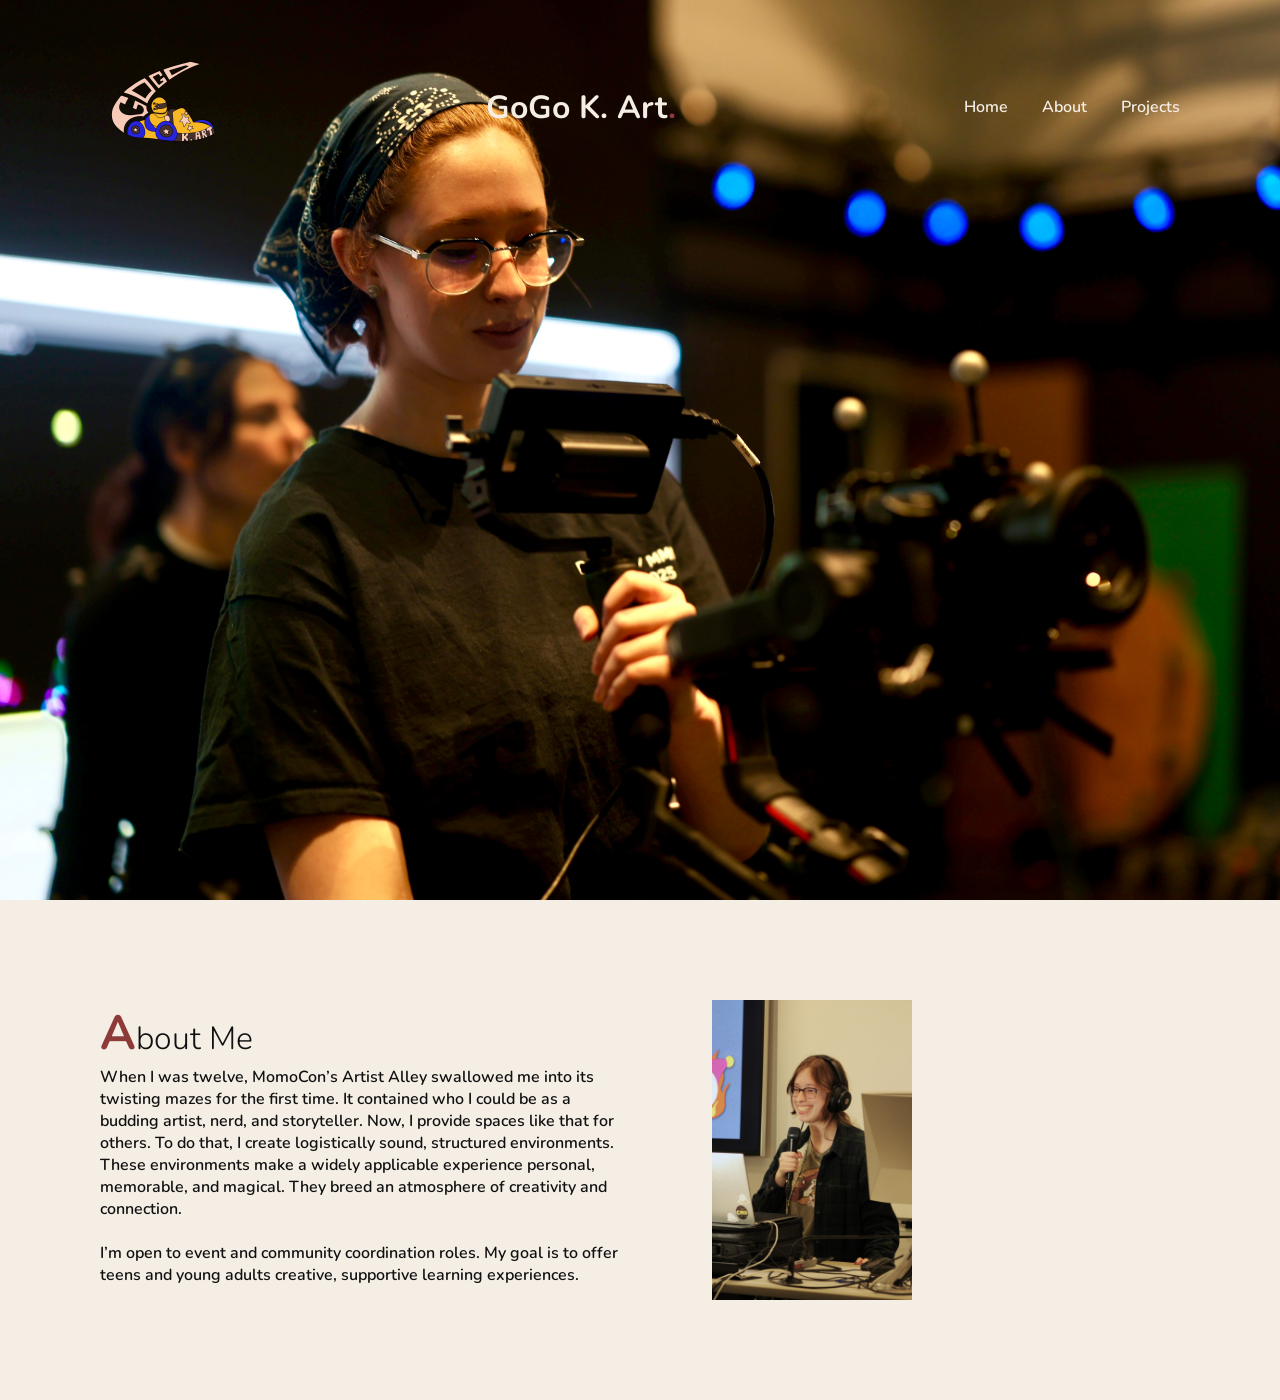
<file: AboutMe.html>
<!DOCTYPE html>
<html lang="en">
<head>
    <meta charset="UTF-8">
    <meta name="viewport" content="width=device-width, initial-scale=1.0">
    <title>About Me</title>
    <link rel="stylesheet" href="style.css">
</head>
<body>
    
    <header>
        <div class="imgBx">
            <img src="PersonalLogo.png" width="128" height="128">
        </div>
        <a href="#" class="logo">GoGo K. Art<span>.</span></a>
        <ul class="navigation">
            <li><a href="index.html">Home</a></li>
            <li><a href="AboutMe.html">About</a></li>
            <li><a href="Projects.html">Projects</a></li>
        </ul>
    </header>

    <section class="banner" id="banner">
    </section>
    
    <section class="about" id="about">
        <div class="row">
            <div class="col50">
                <h2 class="titleText"><span>A</span>bout Me</h2>
                <p>When I was twelve, MomoCon’s Artist Alley swallowed me into its twisting mazes for the first time. It contained who I could be as a budding artist, nerd, and storyteller. Now, I provide spaces like that for others. To do that, I create logistically sound, structured environments. These environments make a widely applicable experience personal, memorable, and magical. They breed an atmosphere of creativity and connection.<br><br>I’m open to event and community coordination roles. My goal is to offer teens and young adults creative, supportive learning experiences.</p>
            </div>
            <div class="col50">
                <div class="imgBx">
                    <img src="AboutMe.jpg">
                </div>
            </div>
        </div>
    </section>

</body>
</html>
</file>
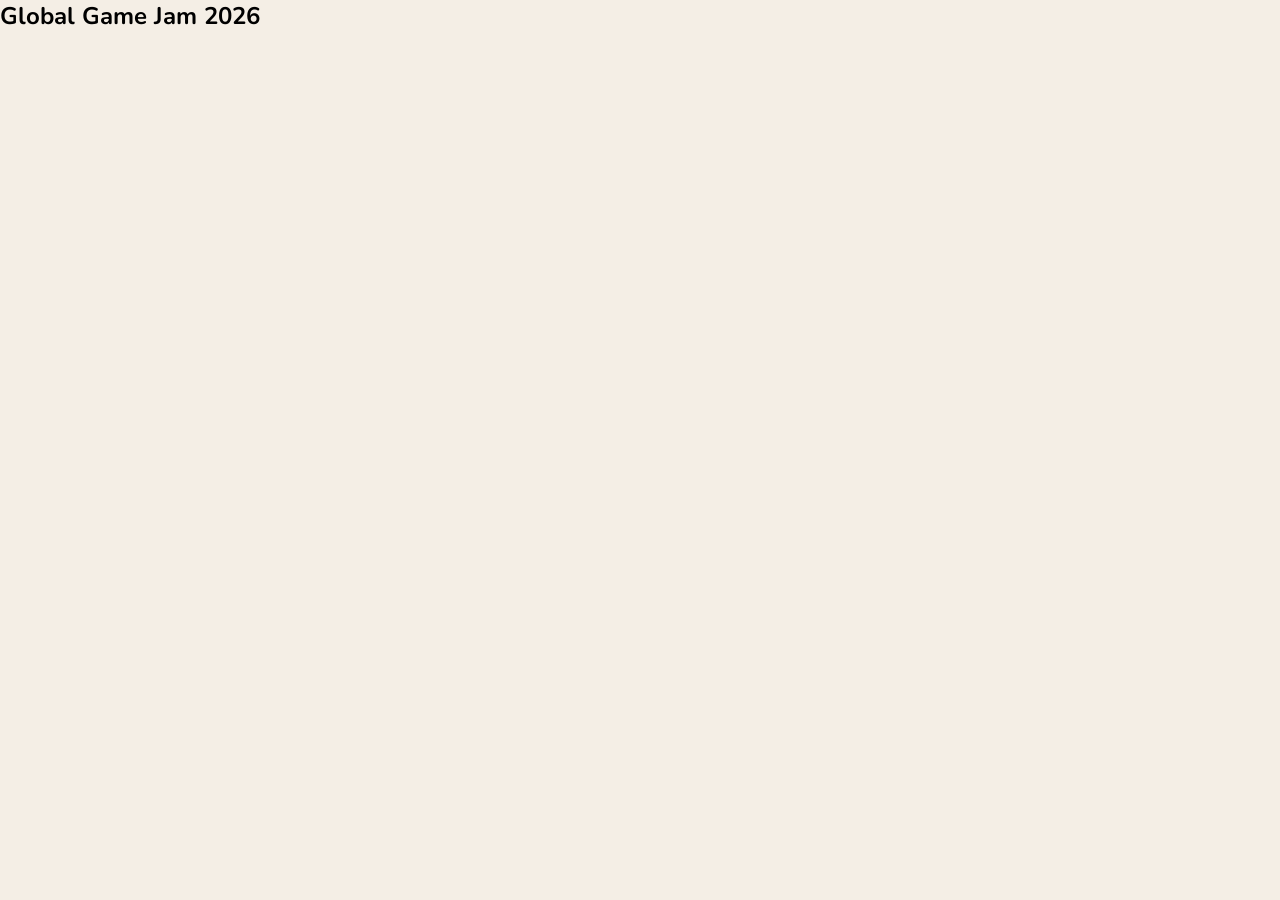
<file: GlobalGameJam2026.html>
<!DOCTYPE html>
<html lang="en">
<head>
    <meta charset="UTF-8">
    <meta name="viewport" content="width=device-width, initial-scale=1.0">
    <title>Global Game Jam 2026</title>
    <link rel="stylesheet" href="style.css">
</head>
<body>
    <h2>Global Game Jam 2026</h2>
</body>
</html>
</file>
<file: style.css>
@import url('https://fonts.googleapis.com/css?family=Nunito:200,300,400,500,600,700,800,900&display=swap');
*
{
    margin: 0;
    padding: 0;
    box-sizing: border-box;
    font-family: 'Nunito', semi-bold;
    scroll-behavior: smooth;
}
@font-face 
{
  font-family: Notedry;
  src: url(Notedry.ttf);
}
body
{
    background-color: #f4eee5
}
p
{
    font-weight: 600;
    color: #111;
}
.banner
{
    position: relative;
    width: 100%;
    min-height: 100vh;
    display: flex;
    justify-content: center;
    align-items: center;
    background: url(Camera.jpg);
    background-size: cover;
}
.banner .content
{
    max-width: 900px;
    text-align: center;
}
.banner .content h2
{
    font-size: 5em;
    font-family: Notedry;
    color: #2B0D25;
}
.banner .content p
{
    font-size: 1em;
    color: #2B0D25;
}
.box
{
  display: flex;
  justify-content: center;
  align-items: center;
  text-align: center;
  min-height: 200px;
  flex-direction: column; /* Stacks items vertically */
  gap: 10px;
}
.btn
{
    font-size: 1em;
    color: #f4eee5;
    background: #8d3a39;
    display: inline-block;
    padding: 10px 30px;
    margin-top: 20px;
    text-transform: uppercase;
    text-decoration: none;
    letter-spacing: 2px;
    transition: 0.5s;
}
.btn:hover
{
   letter-spacing: 6px; 
}
.collapsible 
{
  background-color: #f7cbb8;
  color: white;
  cursor: pointer;
  padding: 18px;
  width: 100%;
  border: none;
  text-align: left;
  outline: none;
  font-size: 15px;
}

.collapsible:hover:after
{
  color: #8d3a39;
}

.collapsible:after 
{
  content: '\002B';
  color: white;
  font-weight: bold;
  float: right;
  margin-left: 5px;
}

.active:after 
{
  content: "\2212";
}
.content 
{
    display: grid;
  	grid-template-columns: repeat(2, 1fr); 
  	gap: 16px;
    padding: 0 18px;
    max-height: 0;
    overflow: scroll;
    transition: max-height 0.2s ease-out;
    background-color: #f4eee5;
    border-style:solid;
    border-color:#f7cbb8;
}
header
{
    position: fixed;
    top: 0;
    left: 0;
    width: 100%;
    padding: 40px 100px;
    z-index: 1000;
    display: flex;
    justify-content: space-between;
    align-items: center;
    transition: 0.5s;
}
header.sticky
{
    background: #f4eee5;
    padding: 10px 100px;
    box-shadow: 0 5px 20px rgba(0,0,0,0.05);
}
header .logo
{
    color: #f4eee5;
    font-weight: 700;
    font-size: 2em;
    text-decoration: none;
}
header.sticky .logo
{
    color: #111;
}
header .logo span
{
    color: #8d3a39;
}
header.navigation
{
    position: relative;
}
header .navigation li
{
    list-style: none;
    margin-left: 30px;
    display: inline-block;
}
header .navigation li a
{
    text-decoration: none;
    color: #f4eee5;
    font-weight: 600;
}
header.sticky .navigation li a
{
    color: #111;
}
header.sticky .navigation li a:hover
{
    color: #8d3a39;
}
.popup
{
  width: 50%;
  height: 50%;
  background: #f7cbb8;
  z-index: 1500;
  position: fixed;
  inset: 0;
  margin: auto;
  display: grid;
  place-items: center;
  visibility: hidden;
  overflow: scroll;
}
section
{
    padding: 100px;
}
.row
{
    position: relative;
    width: 100%;
    display: flex;
    justify-content: space-between;
}
.row .col50
{
    position: relative;
    width: 48%;
}
.personalAbout
{
    display: flex;
    justify-content: space-evenly;
    align-items: flex-start;
}
.titleText
{
    color: #111;
    font-size: 2em;
    font-weight: 300;
}
.titleText span
{
    color: #8d3a39;
    font-weight: 700;
    font-size: 1.5em;
}
.row .col50 .imgBx
{
    position: relative;
    width: 300px;
    height: 300px;
    object-fit: contain;
}
.row .col50 .imgBx img
{
    position: absolute;
    top: 0;
    left: 0;
    width: 300px;
    height: 300px;
    object-fit: contain;
}

ul 
{
    list-style-image: url("StarBullet.png");
    list-style-type: square;
    color: #2B0D25;
}
.GGJ26
{
	display: none;
}
.GGX
{
	display: none;
}
.scarycrab
{
	display: none;
}
.laughattack
{
	display: none;
}
.pantherdev
{
	display: none;
}
.georgiadev
{
	display: none;
}
</file>
